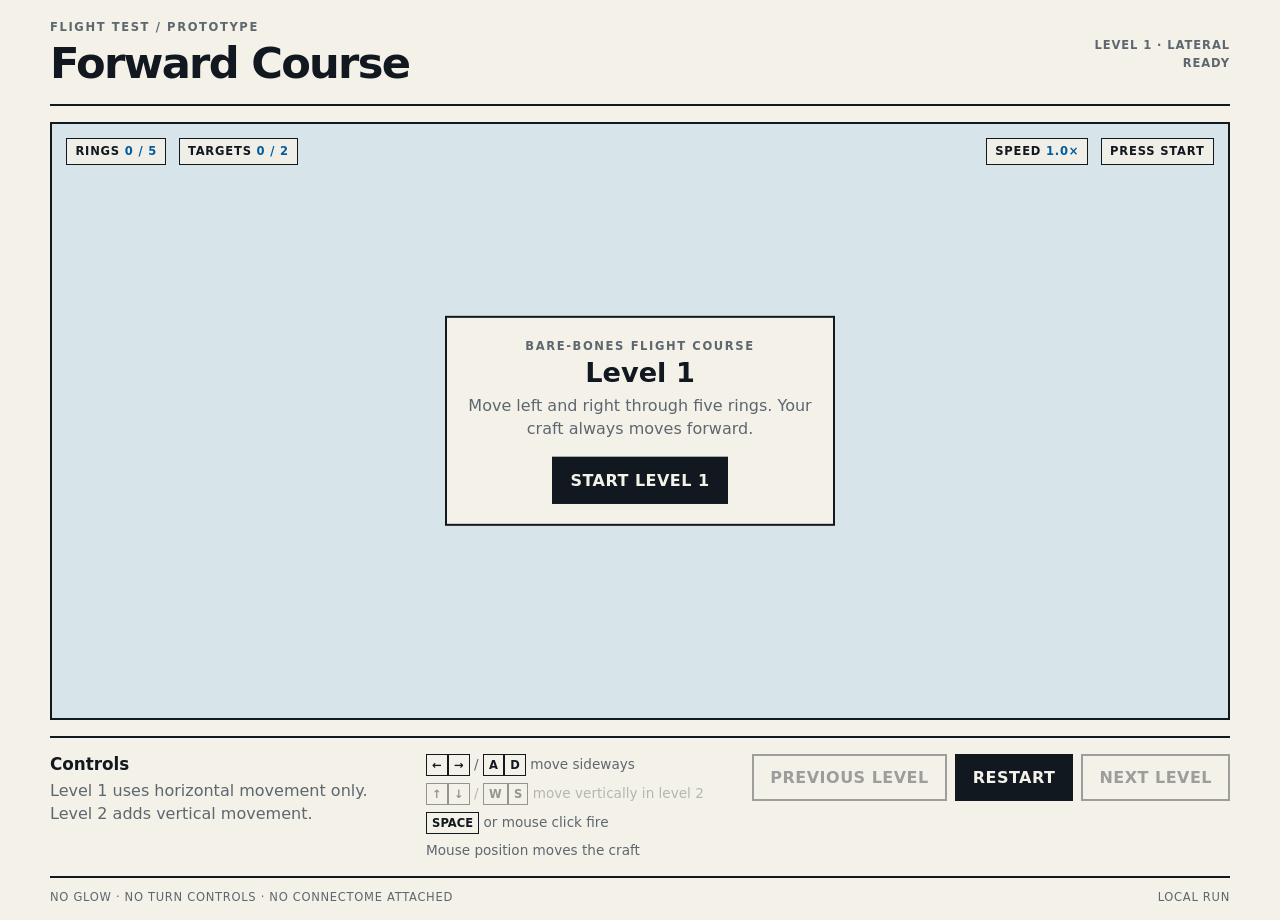
<file: index.html>
<!doctype html>
<html lang="en">
  <head>
    <meta charset="UTF-8" />
    <meta name="viewport" content="width=device-width, initial-scale=1.0" />
    <meta name="description" content="A bare-bones forward-flight ring and target course." />
    <title>Forward Course</title>
    <link rel="stylesheet" href="styles.css" />
  </head>
  <body>
    <main class="app-shell">
      <header class="topbar">
        <div>
          <p class="eyebrow">FLIGHT TEST / PROTOTYPE</p>
          <h1>Forward Course</h1>
        </div>
        <div class="status-cluster" aria-live="polite">
          <span id="level-label">LEVEL 1 · LATERAL</span>
          <span id="status-label">READY</span>
        </div>
      </header>

      <section class="game-frame" aria-label="Forward flight game">
        <canvas id="game" aria-label="Game canvas"></canvas>
        <div class="canvas-hud hud-top-left">
          <span>RINGS <strong id="rings-count">0 / 5</strong></span>
          <span>TARGETS <strong id="targets-count">0 / 2</strong></span>
        </div>
        <div class="canvas-hud hud-top-right">
          <span>SPEED <strong id="speed-label">1.0×</strong></span>
          <span id="message-label">PRESS START</span>
        </div>
        <div id="start-card" class="start-card">
          <p class="eyebrow">BARE-BONES FLIGHT COURSE</p>
          <h2 id="card-title">Level 1</h2>
          <p id="card-copy">Move left and right through five rings. Your craft always moves forward.</p>
          <button id="start-button" type="button">Start level 1</button>
        </div>
      </section>

      <section class="control-panel">
        <div class="control-copy">
          <h2>Controls</h2>
          <p id="control-description">Level 1 uses horizontal movement only. Level 2 adds vertical movement.</p>
        </div>
        <div class="control-list" aria-label="Controls legend">
          <span><kbd>←</kbd><kbd>→</kbd> / <kbd>A</kbd><kbd>D</kbd> move sideways</span>
          <span id="vertical-control"><kbd>↑</kbd><kbd>↓</kbd> / <kbd>W</kbd><kbd>S</kbd> move vertically in level 2</span>
          <span><kbd>SPACE</kbd> or mouse click fire</span>
          <span>Mouse position moves the craft</span>
        </div>
        <div class="button-row">
          <button id="previous-button" class="secondary" type="button" disabled>Previous level</button>
          <button id="restart-button" type="button">Restart</button>
          <button id="next-button" class="secondary" type="button" disabled>Next level</button>
        </div>
      </section>

      <footer>
        <span>No glow · no turn controls · no connectome attached</span>
        <span id="run-label">LOCAL RUN</span>
      </footer>
    </main>
    <script src="game.js"></script>
  </body>
</html>
</file>
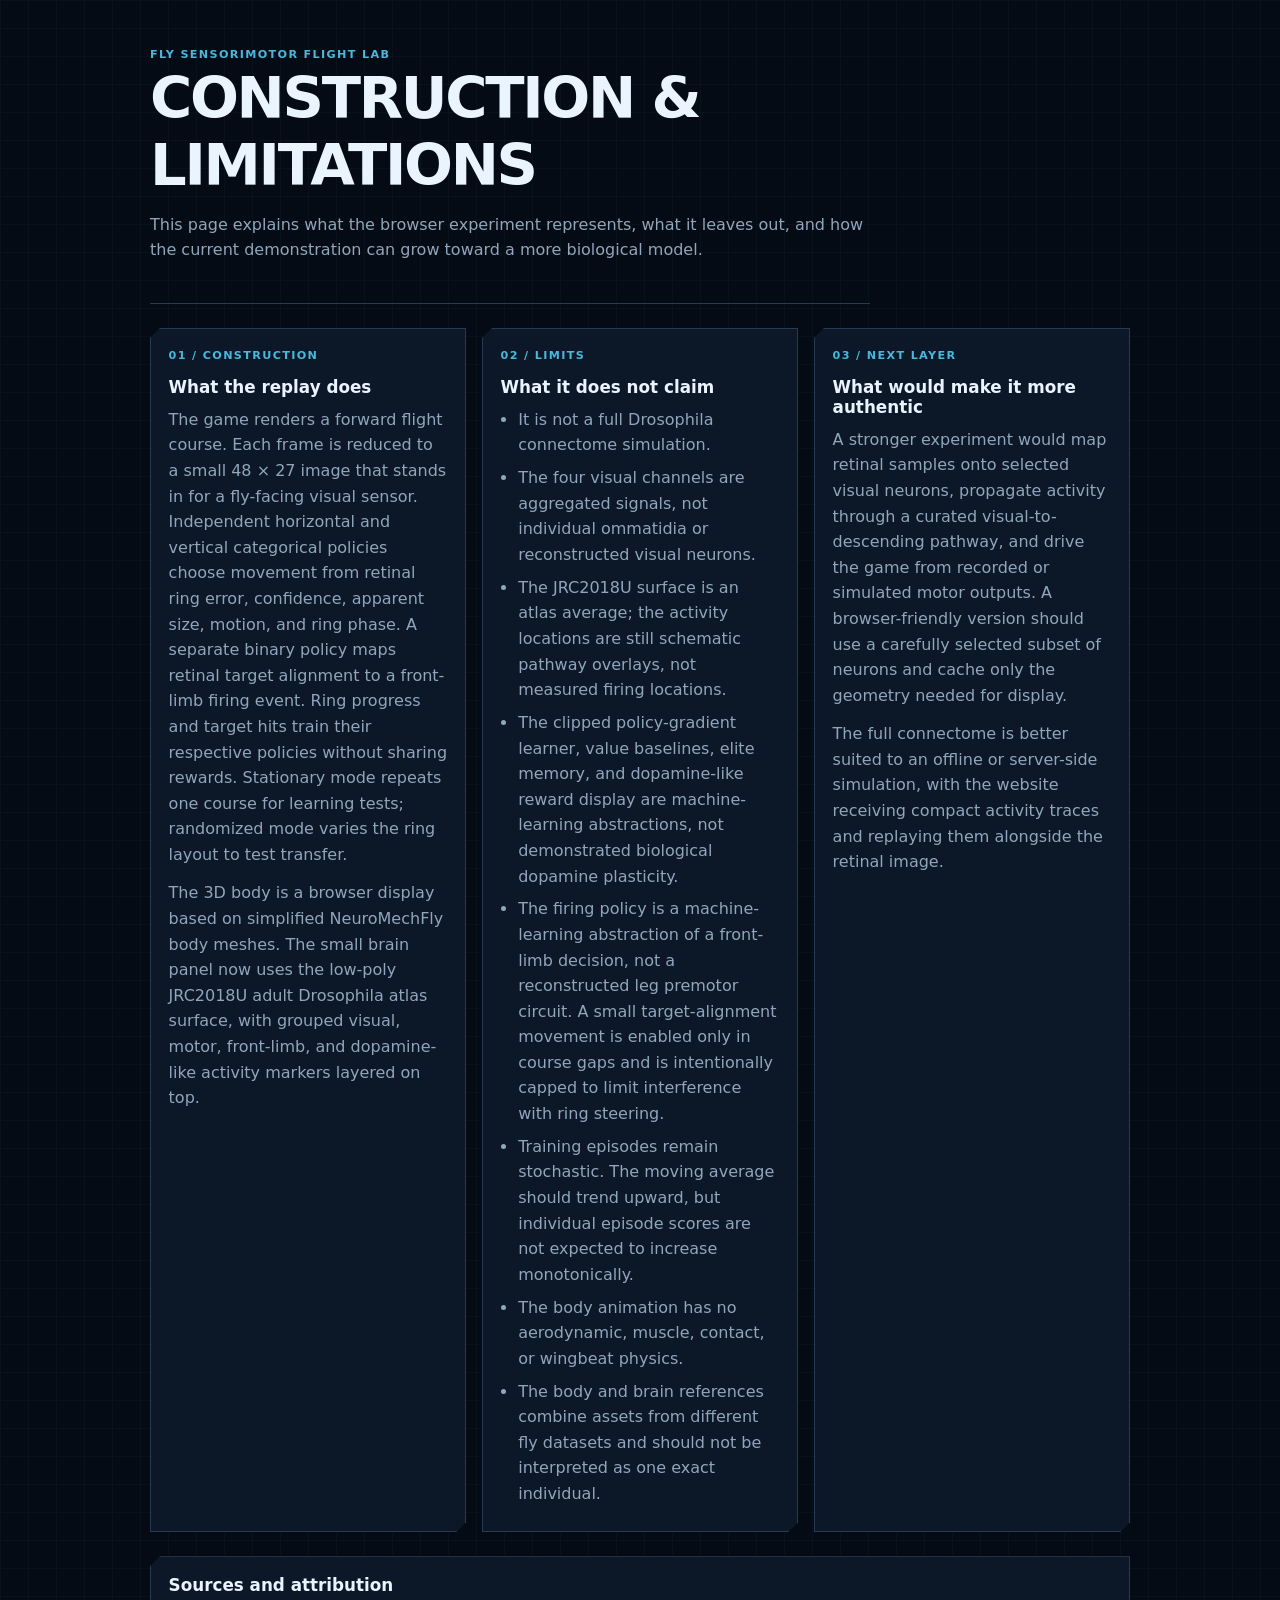
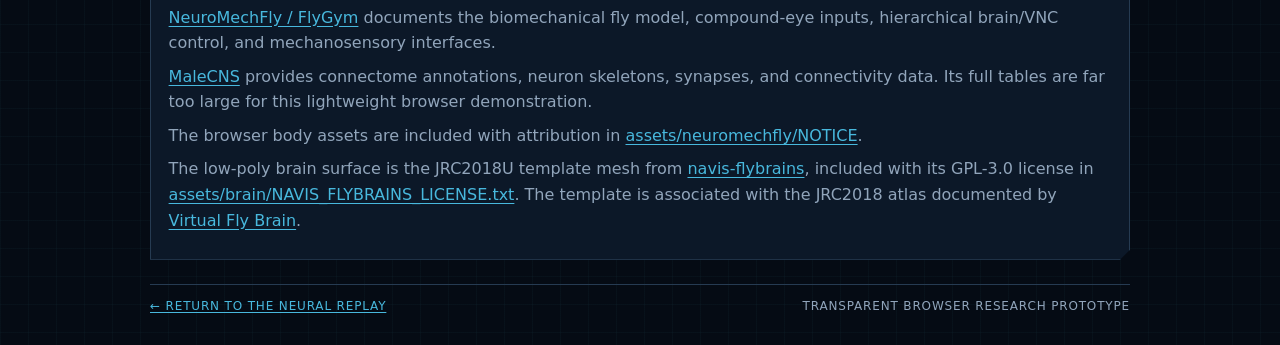
<file: limitations.html>
<!doctype html>
<html lang="en">
  <head>
    <meta charset="UTF-8" />
    <meta name="viewport" content="width=device-width, initial-scale=1.0" />
    <meta name="description" content="Construction notes and limitations for the Fly Sensorimotor Flight Lab." />
    <title>Experiment Limits · Fly Sensorimotor Flight Lab</title>
    <link rel="stylesheet" href="styles.css" />
    <link rel="stylesheet" href="limitations.css" />
  </head>
  <body>
    <main class="notes-shell">
      <header class="notes-header">
        <p class="eyebrow">FLY SENSORIMOTOR FLIGHT LAB</p>
        <h1>Construction &amp; limitations</h1>
        <p>This page explains what the browser experiment represents, what it leaves out, and how the current demonstration can grow toward a more biological model.</p>
      </header>

      <section class="notes-grid">
        <article>
          <p class="note-index">01 / CONSTRUCTION</p>
          <h2>What the replay does</h2>
          <p>The game renders a forward flight course. Each frame is reduced to a small 48 × 27 image that stands in for a fly-facing visual sensor. Independent horizontal and vertical categorical policies choose movement from retinal ring error, confidence, apparent size, motion, and ring phase. A separate binary policy maps retinal target alignment to a front-limb firing event. Ring progress and target hits train their respective policies without sharing rewards. Stationary mode repeats one course for learning tests; randomized mode varies the ring layout to test transfer.</p>
          <p>The 3D body is a browser display based on simplified NeuroMechFly body meshes. The small brain panel now uses the low-poly JRC2018U adult Drosophila atlas surface, with grouped visual, motor, front-limb, and dopamine-like activity markers layered on top.</p>
        </article>
        <article>
          <p class="note-index">02 / LIMITS</p>
          <h2>What it does not claim</h2>
          <ul>
            <li>It is not a full Drosophila connectome simulation.</li>
            <li>The four visual channels are aggregated signals, not individual ommatidia or reconstructed visual neurons.</li>
            <li>The JRC2018U surface is an atlas average; the activity locations are still schematic pathway overlays, not measured firing locations.</li>
            <li>The clipped policy-gradient learner, value baselines, elite memory, and dopamine-like reward display are machine-learning abstractions, not demonstrated biological dopamine plasticity.</li>
            <li>The firing policy is a machine-learning abstraction of a front-limb decision, not a reconstructed leg premotor circuit. A small target-alignment movement is enabled only in course gaps and is intentionally capped to limit interference with ring steering.</li>
            <li>Training episodes remain stochastic. The moving average should trend upward, but individual episode scores are not expected to increase monotonically.</li>
            <li>The body animation has no aerodynamic, muscle, contact, or wingbeat physics.</li>
            <li>The body and brain references combine assets from different fly datasets and should not be interpreted as one exact individual.</li>
          </ul>
        </article>
        <article>
          <p class="note-index">03 / NEXT LAYER</p>
          <h2>What would make it more authentic</h2>
          <p>A stronger experiment would map retinal samples onto selected visual neurons, propagate activity through a curated visual-to-descending pathway, and drive the game from recorded or simulated motor outputs. A browser-friendly version should use a carefully selected subset of neurons and cache only the geometry needed for display.</p>
          <p>The full connectome is better suited to an offline or server-side simulation, with the website receiving compact activity traces and replaying them alongside the retinal image.</p>
        </article>
      </section>

      <section class="source-box">
        <h2>Sources and attribution</h2>
        <p><a href="https://neuromechfly.org/">NeuroMechFly / FlyGym</a> documents the biomechanical fly model, compound-eye inputs, hierarchical brain/VNC control, and mechanosensory interfaces.</p>
        <p><a href="https://male-cns.janelia.org/">MaleCNS</a> provides connectome annotations, neuron skeletons, synapses, and connectivity data. Its full tables are far too large for this lightweight browser demonstration.</p>
        <p>The browser body assets are included with attribution in <a href="assets/neuromechfly/NOTICE">assets/neuromechfly/NOTICE</a>.</p>
        <p>The low-poly brain surface is the JRC2018U template mesh from <a href="https://github.com/navis-org/navis-flybrains">navis-flybrains</a>, included with its GPL-3.0 license in <a href="assets/brain/NAVIS_FLYBRAINS_LICENSE.txt">assets/brain/NAVIS_FLYBRAINS_LICENSE.txt</a>. The template is associated with the JRC2018 atlas documented by <a href="https://www.virtualflybrain.org/docs/data/templates/">Virtual Fly Brain</a>.</p>
      </section>

      <footer>
        <a href="neural-replay.html">← Return to the neural replay</a>
        <span>Transparent browser research prototype</span>
      </footer>
    </main>
  </body>
</html>
</file>
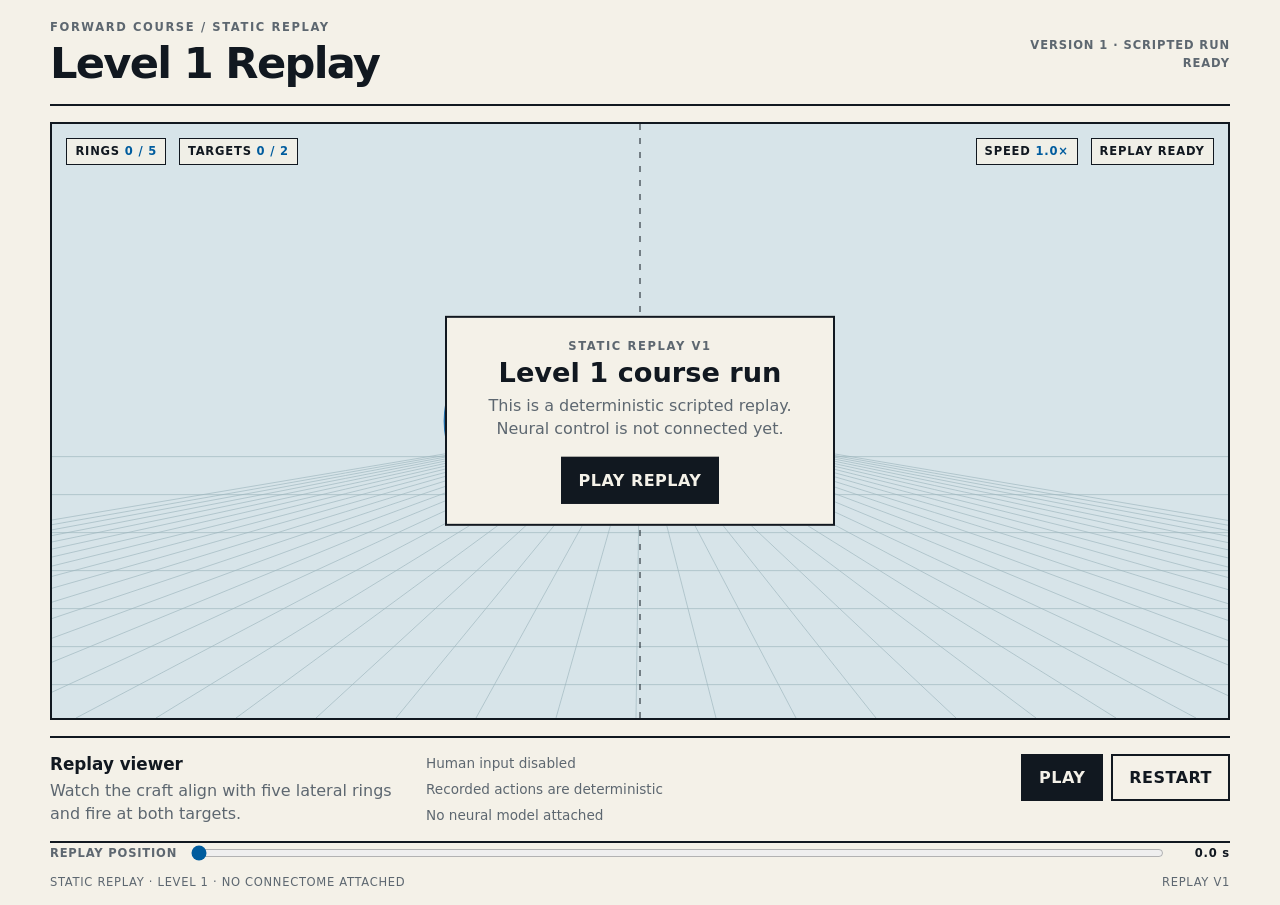
<file: replay.html>
<!doctype html>
<html lang="en">
  <head>
    <meta charset="UTF-8" />
    <meta name="viewport" content="width=device-width, initial-scale=1.0" />
    <meta name="description" content="Static Level 1 replay for the Forward Course project." />
    <title>Forward Course · Static Replay v1</title>
    <link rel="stylesheet" href="styles.css" />
    <link rel="stylesheet" href="replay.css" />
  </head>
  <body>
    <main class="app-shell">
      <header class="topbar">
        <div>
          <p class="eyebrow">FORWARD COURSE / STATIC REPLAY</p>
          <h1>Level 1 Replay</h1>
        </div>
        <div class="status-cluster" aria-live="polite">
          <span>VERSION 1 · SCRIPTED RUN</span>
          <span id="status-label">READY</span>
        </div>
      </header>

      <section class="game-frame" aria-label="Static Level 1 replay">
        <canvas id="replay" aria-label="Static replay canvas"></canvas>
        <div class="canvas-hud hud-top-left">
          <span>RINGS <strong id="rings-count">0 / 5</strong></span>
          <span>TARGETS <strong id="targets-count">0 / 2</strong></span>
        </div>
        <div class="canvas-hud hud-top-right">
          <span>SPEED <strong>1.0×</strong></span>
          <span id="message-label">REPLAY READY</span>
        </div>
        <div id="start-card" class="start-card">
          <p class="eyebrow">STATIC REPLAY V1</p>
          <h2>Level 1 course run</h2>
          <p>This is a deterministic scripted replay. Neural control is not connected yet.</p>
          <button id="play-button" type="button">Play replay</button>
        </div>
      </section>

      <section class="control-panel">
        <div class="control-copy">
          <h2>Replay viewer</h2>
          <p>Watch the craft align with five lateral rings and fire at both targets.</p>
        </div>
        <div class="control-list" aria-label="Replay information">
          <span>Human input disabled</span>
          <span>Recorded actions are deterministic</span>
          <span>No neural model attached</span>
        </div>
        <div class="button-row">
          <button id="play-control" type="button">Play</button>
          <button id="restart-button" class="secondary" type="button">Restart</button>
        </div>
      </section>

      <div class="replay-bar">
        <label for="timeline">REPLAY POSITION</label>
        <input id="timeline" type="range" min="0" max="1" step="0.01" value="0" />
        <output id="time-label" for="timeline">0.0 s</output>
      </div>

      <footer>
        <span>Static replay · Level 1 · no connectome attached</span>
        <span>Replay v1</span>
      </footer>
    </main>
    <script src="replay.js"></script>
  </body>
</html>
</file>
<file: styles.css>
:root {
  color-scheme: light;
  --paper: #f4f1e8;
  --ink: #111820;
  --muted: #5d6770;
  --line: #c6c1b5;
  --panel: #e9e5db;
  --blue: #005c9e;
  --red: #a62c2c;
  --green: #1e6b49;
}

* { box-sizing: border-box; }

html, body { margin: 0; min-height: 100%; }

body {
  background: var(--paper);
  color: var(--ink);
  font-family: Inter, ui-sans-serif, system-ui, -apple-system, BlinkMacSystemFont, "Segoe UI", sans-serif;
}

button, kbd { font: inherit; }

button {
  border: 2px solid var(--ink);
  background: var(--ink);
  color: var(--paper);
  cursor: pointer;
  padding: 0.75rem 1rem;
  font-weight: 750;
  letter-spacing: 0.03em;
  text-transform: uppercase;
}

button:hover:not(:disabled), button:focus-visible:not(:disabled) { background: var(--blue); }
button.secondary { background: transparent; color: var(--ink); }
button.secondary:hover:not(:disabled), button.secondary:focus-visible:not(:disabled) { color: var(--paper); }
button:disabled { cursor: not-allowed; opacity: 0.38; }

.app-shell { width: min(1180px, calc(100% - 2rem)); margin: 0 auto; padding: 1.25rem 0 1rem; }
.topbar, .control-panel, footer { display: flex; align-items: center; justify-content: space-between; gap: 1rem; }
.topbar { border-bottom: 2px solid var(--ink); padding-bottom: 1rem; }
.eyebrow { margin: 0 0 0.25rem; color: var(--muted); font-size: 0.72rem; font-weight: 800; letter-spacing: 0.14em; }
h1, h2, p { margin-top: 0; }
h1 { margin-bottom: 0; font-size: clamp(1.7rem, 4vw, 2.7rem); letter-spacing: -0.04em; }
h2 { margin-bottom: 0.4rem; font-size: 1.05rem; }
.status-cluster { display: flex; flex-direction: column; align-items: flex-end; gap: 0.3rem; color: var(--muted); font-size: 0.72rem; font-weight: 800; letter-spacing: 0.08em; text-align: right; }

.game-frame { position: relative; overflow: hidden; margin: 1rem 0; border: 2px solid var(--ink); background: #d7e4e9; }
canvas { display: block; width: 100%; height: min(66vh, 690px); min-height: 420px; cursor: crosshair; }
.canvas-hud { position: absolute; top: 0.85rem; display: flex; flex-wrap: wrap; gap: 0.8rem; font-size: 0.72rem; font-weight: 800; letter-spacing: 0.07em; pointer-events: none; }
.hud-top-left { left: 0.9rem; }
.hud-top-right { right: 0.9rem; justify-content: flex-end; text-align: right; }
.canvas-hud span { border: 1px solid var(--ink); background: rgba(244, 241, 232, 0.88); padding: 0.35rem 0.5rem; }
.canvas-hud strong { color: var(--blue); }

.start-card { position: absolute; inset: 50% auto auto 50%; width: min(390px, calc(100% - 2rem)); transform: translate(-50%, -50%); border: 2px solid var(--ink); background: var(--paper); padding: 1.3rem; text-align: center; }
.start-card h2 { font-size: 1.7rem; }
.start-card p:not(.eyebrow) { color: var(--muted); line-height: 1.45; }

.control-panel { align-items: flex-start; border-top: 2px solid var(--ink); border-bottom: 2px solid var(--ink); padding: 1rem 0; }
.control-copy { min-width: 190px; }
.control-copy p { max-width: 360px; margin-bottom: 0; color: var(--muted); line-height: 1.4; }
.control-list { display: grid; gap: 0.45rem; color: var(--muted); font-size: 0.85rem; line-height: 1.4; }
kbd { display: inline-block; border: 1px solid var(--ink); background: var(--paper); color: var(--ink); padding: 0.12rem 0.32rem; font-size: 0.72rem; font-weight: 800; }
.button-row { display: flex; flex-wrap: wrap; gap: 0.5rem; margin-left: auto; }
footer { padding-top: 0.75rem; color: var(--muted); font-size: 0.72rem; letter-spacing: 0.06em; text-transform: uppercase; }

@media (max-width: 800px) {
  .topbar, .control-panel, footer { align-items: flex-start; flex-direction: column; }
  .status-cluster { align-items: flex-start; text-align: left; }
  .button-row { margin-left: 0; }
  canvas { min-height: 380px; height: 58vh; }
}
</file>
<file: limitations.css>
:root { color-scheme: dark; }
body { background: #050b14; color: #eaf4ff; background-image: linear-gradient(rgba(72, 184, 221, 0.035) 1px, transparent 1px), linear-gradient(90deg, rgba(72, 184, 221, 0.035) 1px, transparent 1px); background-size: 28px 28px; }
.notes-shell { width: min(980px, calc(100% - 2rem)); margin: 0 auto; padding: 3rem 0 2rem; }
.notes-header { max-width: 720px; border-bottom: 1px solid #263b52; padding-bottom: 1.5rem; }
.notes-header .eyebrow, .note-index { color: #48b8dd; font-size: 0.7rem; font-weight: 850; letter-spacing: 0.12em; }
.notes-header h1 { margin: 0 0 0.8rem; font-size: clamp(2rem, 5vw, 3.6rem); text-transform: uppercase; }
.notes-header p:last-child, article p, li, .source-box p { color: #91a5bb; line-height: 1.6; }
.notes-grid { display: grid; grid-template-columns: repeat(3, 1fr); gap: 1rem; margin: 1.5rem 0; }
article, .source-box { border: 1px solid #263b52; background: #0c1828; padding: 1.1rem; clip-path: polygon(10px 0, 100% 0, 100% calc(100% - 10px), calc(100% - 10px) 100%, 0 100%, 0 10px); }
article h2, .source-box h2 { margin: 0 0 0.6rem; font-size: 1.05rem; }
article p { margin-bottom: 0.8rem; }
article ul { margin: 0; padding-left: 1.1rem; }
li { margin: 0.45rem 0; }
.source-box { margin-top: 1rem; }
.source-box p { margin: 0.5rem 0; }
a { color: #48b8dd; text-underline-offset: 0.18em; }
a:hover, a:focus-visible { color: #eaf4ff; }
footer { display: flex; justify-content: space-between; gap: 1rem; margin-top: 1.5rem; border-top: 1px solid #263b52; padding-top: 0.9rem; color: #91a5bb; font-size: 0.75rem; text-transform: uppercase; letter-spacing: 0.07em; }
@media (max-width: 760px) { .notes-grid { grid-template-columns: 1fr; } footer { align-items: flex-start; flex-direction: column; } }
</file>
<file: replay.css>
.replay-bar {
  display: grid;
  grid-template-columns: auto 1fr auto;
  align-items: center;
  gap: 0.75rem;
  color: var(--muted);
  font-size: 0.72rem;
  font-weight: 800;
  letter-spacing: 0.07em;
}

.replay-bar input { width: 100%; accent-color: var(--blue); }
.replay-bar output { min-width: 3.5rem; color: var(--ink); text-align: right; }

@media (max-width: 600px) {
  .replay-bar { grid-template-columns: 1fr auto; }
  .replay-bar input { grid-column: 1 / -1; grid-row: 2; }
}
</file>
